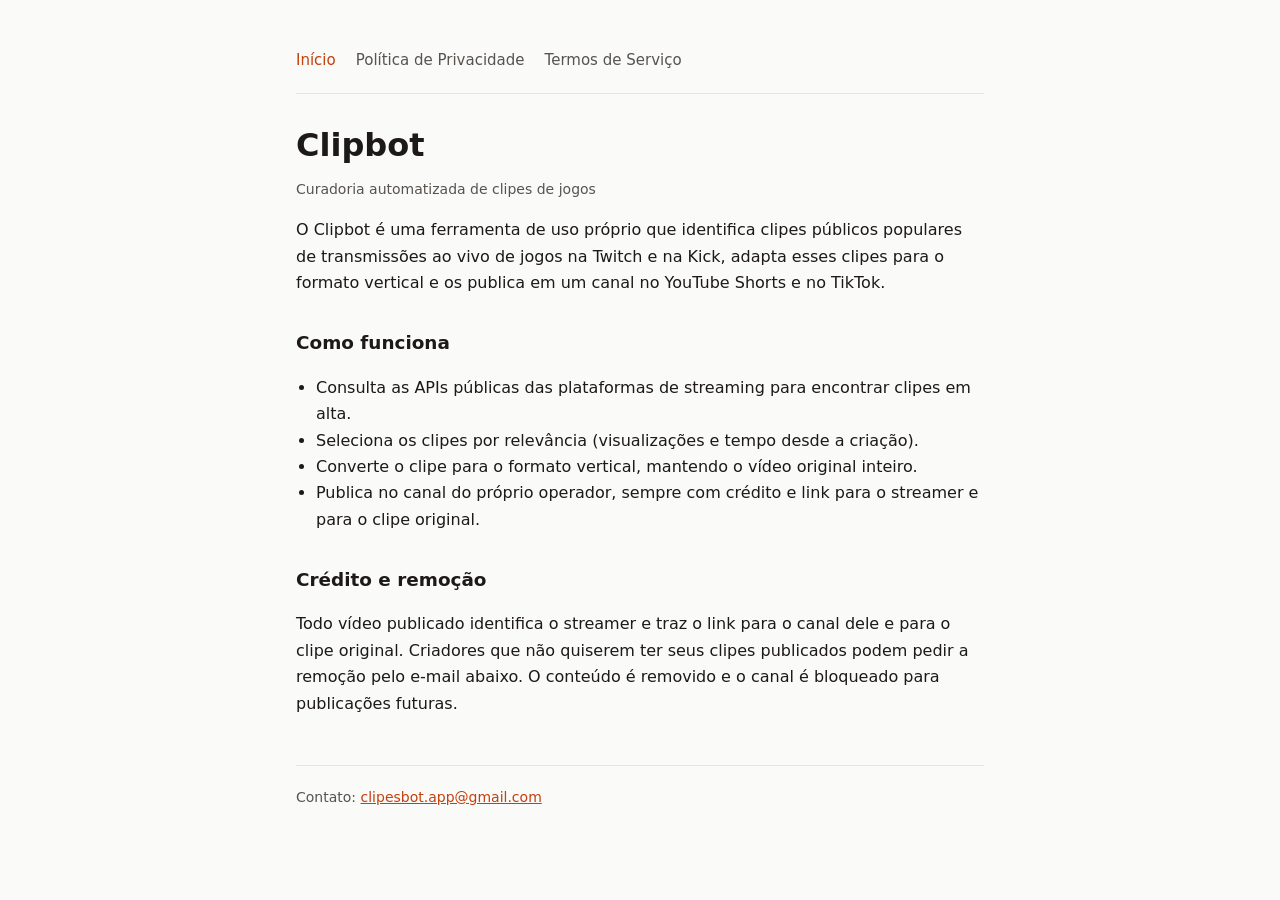
<file: docs/index.html>
<!doctype html>
<html lang="pt-BR">
<head>
<meta charset="utf-8">
<meta name="viewport" content="width=device-width, initial-scale=1">
<title>Clipbot</title>
<link rel="stylesheet" href="style.css">
</head>
<body><main>
<nav><a href="index.html" aria-current="page">Início</a><a href="privacy.html">Política de Privacidade</a><a href="terms.html">Termos de Serviço</a></nav>
<h1>Clipbot</h1>
<p class="muted">Curadoria automatizada de clipes de jogos</p>
<p>O Clipbot é uma ferramenta de uso próprio que identifica clipes públicos populares de transmissões ao vivo de jogos na Twitch e na Kick, adapta esses clipes para o formato vertical e os publica em um canal no YouTube Shorts e no TikTok.</p>
<h2>Como funciona</h2>
<ul>
<li>Consulta as APIs públicas das plataformas de streaming para encontrar clipes em alta.</li>
<li>Seleciona os clipes por relevância (visualizações e tempo desde a criação).</li>
<li>Converte o clipe para o formato vertical, mantendo o vídeo original inteiro.</li>
<li>Publica no canal do próprio operador, sempre com crédito e link para o streamer e para o clipe original.</li>
</ul>
<h2>Crédito e remoção</h2>
<p>Todo vídeo publicado identifica o streamer e traz o link para o canal dele e para o clipe original. Criadores que não quiserem ter seus clipes publicados podem pedir a remoção pelo e-mail abaixo. O conteúdo é removido e o canal é bloqueado para publicações futuras.</p>
<footer>Contato: <a href="mailto:clipesbot.app@gmail.com">clipesbot.app@gmail.com</a></footer>
</main></body></html>
</file>
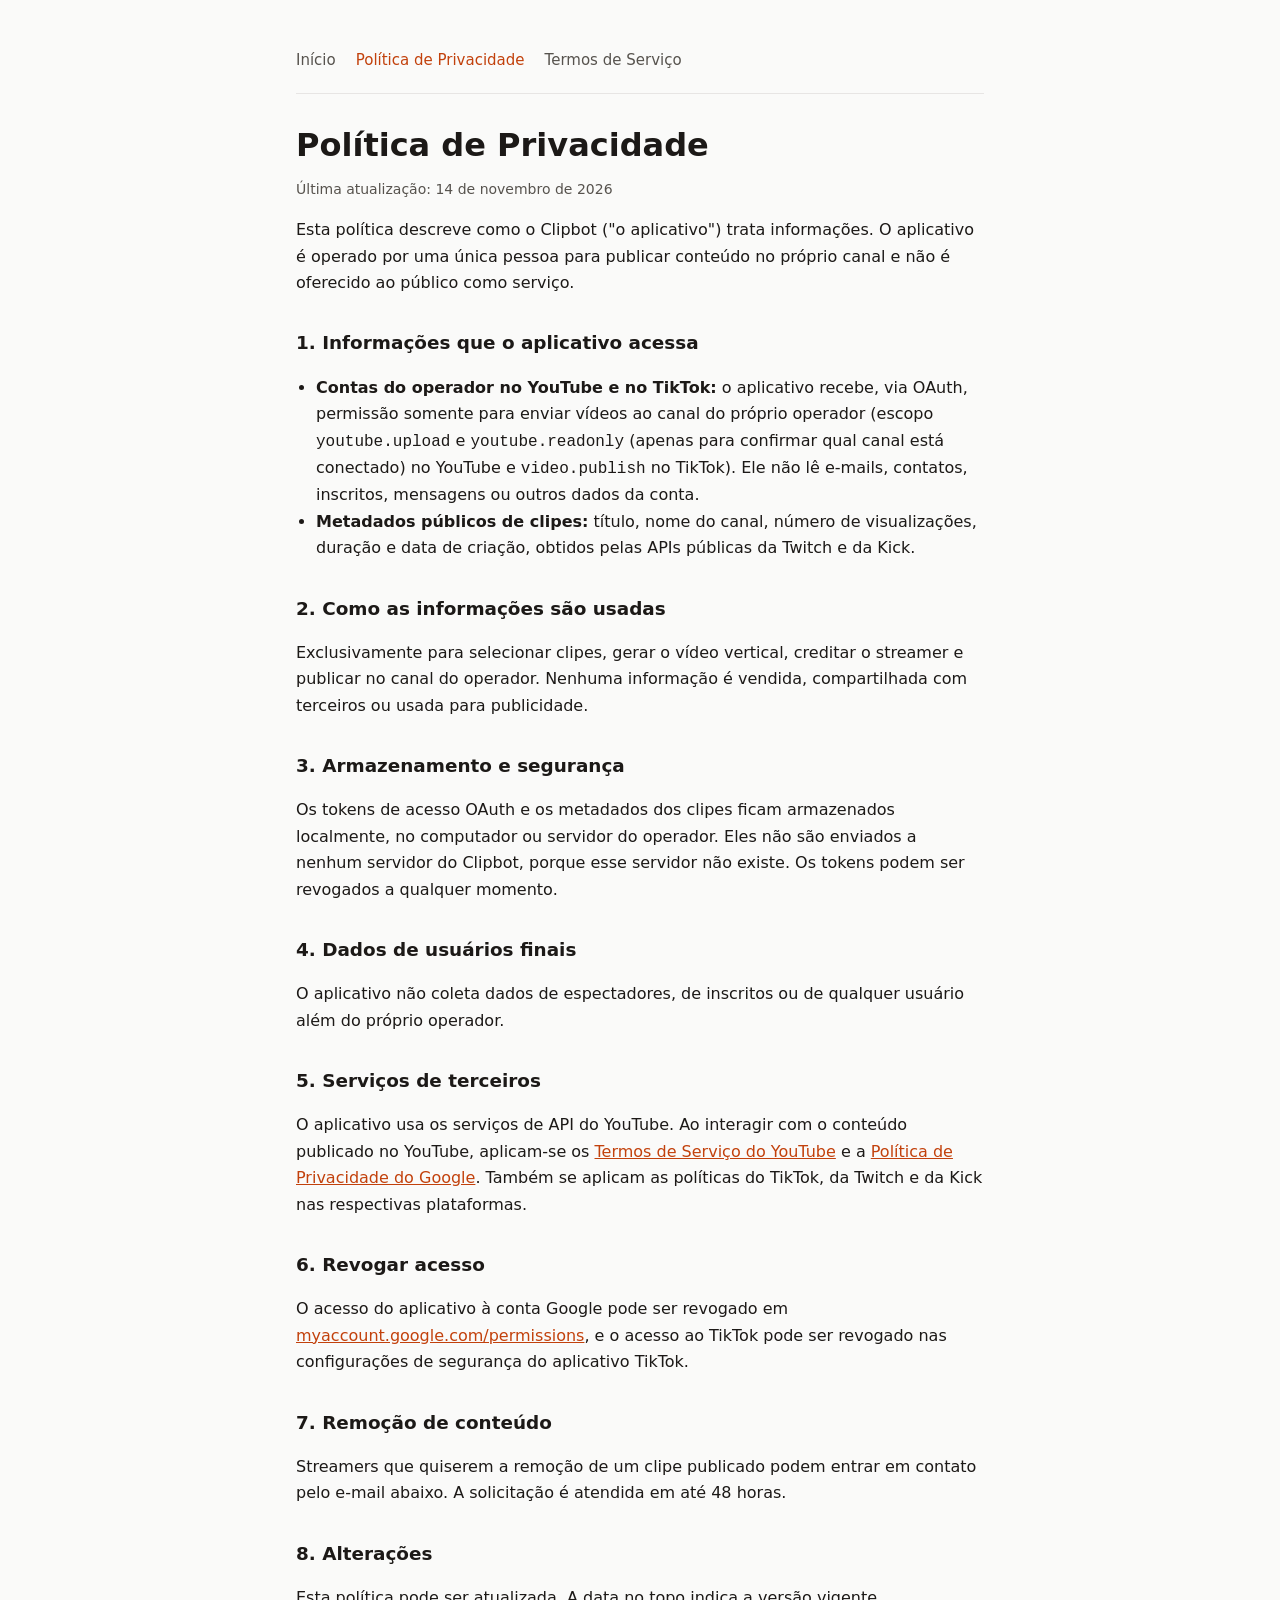
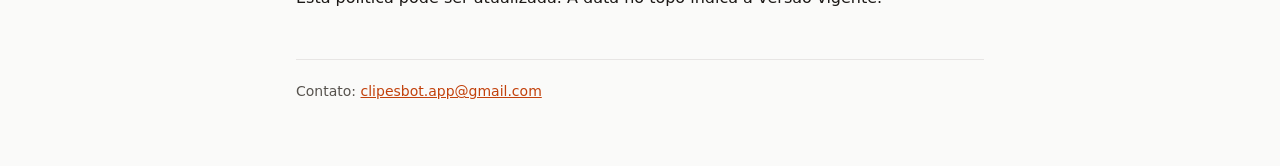
<file: docs/privacy.html>
<!doctype html>
<html lang="pt-BR">
<head>
<meta charset="utf-8">
<meta name="viewport" content="width=device-width, initial-scale=1">
<title>Política de Privacidade — Clipbot</title>
<link rel="stylesheet" href="style.css">
</head>
<body><main>
<nav><a href="index.html">Início</a><a href="privacy.html" aria-current="page">Política de Privacidade</a><a href="terms.html">Termos de Serviço</a></nav>
<h1>Política de Privacidade</h1>
<p class="muted">Última atualização: 14 de novembro de 2026</p>
<p>Esta política descreve como o Clipbot ("o aplicativo") trata informações. O aplicativo é operado por uma única pessoa para publicar conteúdo no próprio canal e não é oferecido ao público como serviço.</p>
<h2>1. Informações que o aplicativo acessa</h2>
<ul>
<li><strong>Contas do operador no YouTube e no TikTok:</strong> o aplicativo recebe, via OAuth, permissão somente para enviar vídeos ao canal do próprio operador (escopo <code>youtube.upload</code> e <code>youtube.readonly</code> (apenas para confirmar qual canal está conectado) no YouTube e <code>video.publish</code> no TikTok). Ele não lê e-mails, contatos, inscritos, mensagens ou outros dados da conta.</li>
<li><strong>Metadados públicos de clipes:</strong> título, nome do canal, número de visualizações, duração e data de criação, obtidos pelas APIs públicas da Twitch e da Kick.</li>
</ul>
<h2>2. Como as informações são usadas</h2>
<p>Exclusivamente para selecionar clipes, gerar o vídeo vertical, creditar o streamer e publicar no canal do operador. Nenhuma informação é vendida, compartilhada com terceiros ou usada para publicidade.</p>
<h2>3. Armazenamento e segurança</h2>
<p>Os tokens de acesso OAuth e os metadados dos clipes ficam armazenados localmente, no computador ou servidor do operador. Eles não são enviados a nenhum servidor do Clipbot, porque esse servidor não existe. Os tokens podem ser revogados a qualquer momento.</p>
<h2>4. Dados de usuários finais</h2>
<p>O aplicativo não coleta dados de espectadores, de inscritos ou de qualquer usuário além do próprio operador.</p>
<h2>5. Serviços de terceiros</h2>
<p>O aplicativo usa os serviços de API do YouTube. Ao interagir com o conteúdo publicado no YouTube, aplicam-se os <a href="https://www.youtube.com/t/terms">Termos de Serviço do YouTube</a> e a <a href="https://policies.google.com/privacy">Política de Privacidade do Google</a>. Também se aplicam as políticas do TikTok, da Twitch e da Kick nas respectivas plataformas.</p>
<h2>6. Revogar acesso</h2>
<p>O acesso do aplicativo à conta Google pode ser revogado em <a href="https://myaccount.google.com/permissions">myaccount.google.com/permissions</a>, e o acesso ao TikTok pode ser revogado nas configurações de segurança do aplicativo TikTok.</p>
<h2>7. Remoção de conteúdo</h2>
<p>Streamers que quiserem a remoção de um clipe publicado podem entrar em contato pelo e-mail abaixo. A solicitação é atendida em até 48 horas.</p>
<h2>8. Alterações</h2>
<p>Esta política pode ser atualizada. A data no topo indica a versão vigente.</p>
<footer>Contato: <a href="mailto:clipesbot.app@gmail.com">clipesbot.app@gmail.com</a></footer>
</main></body></html>
</file>
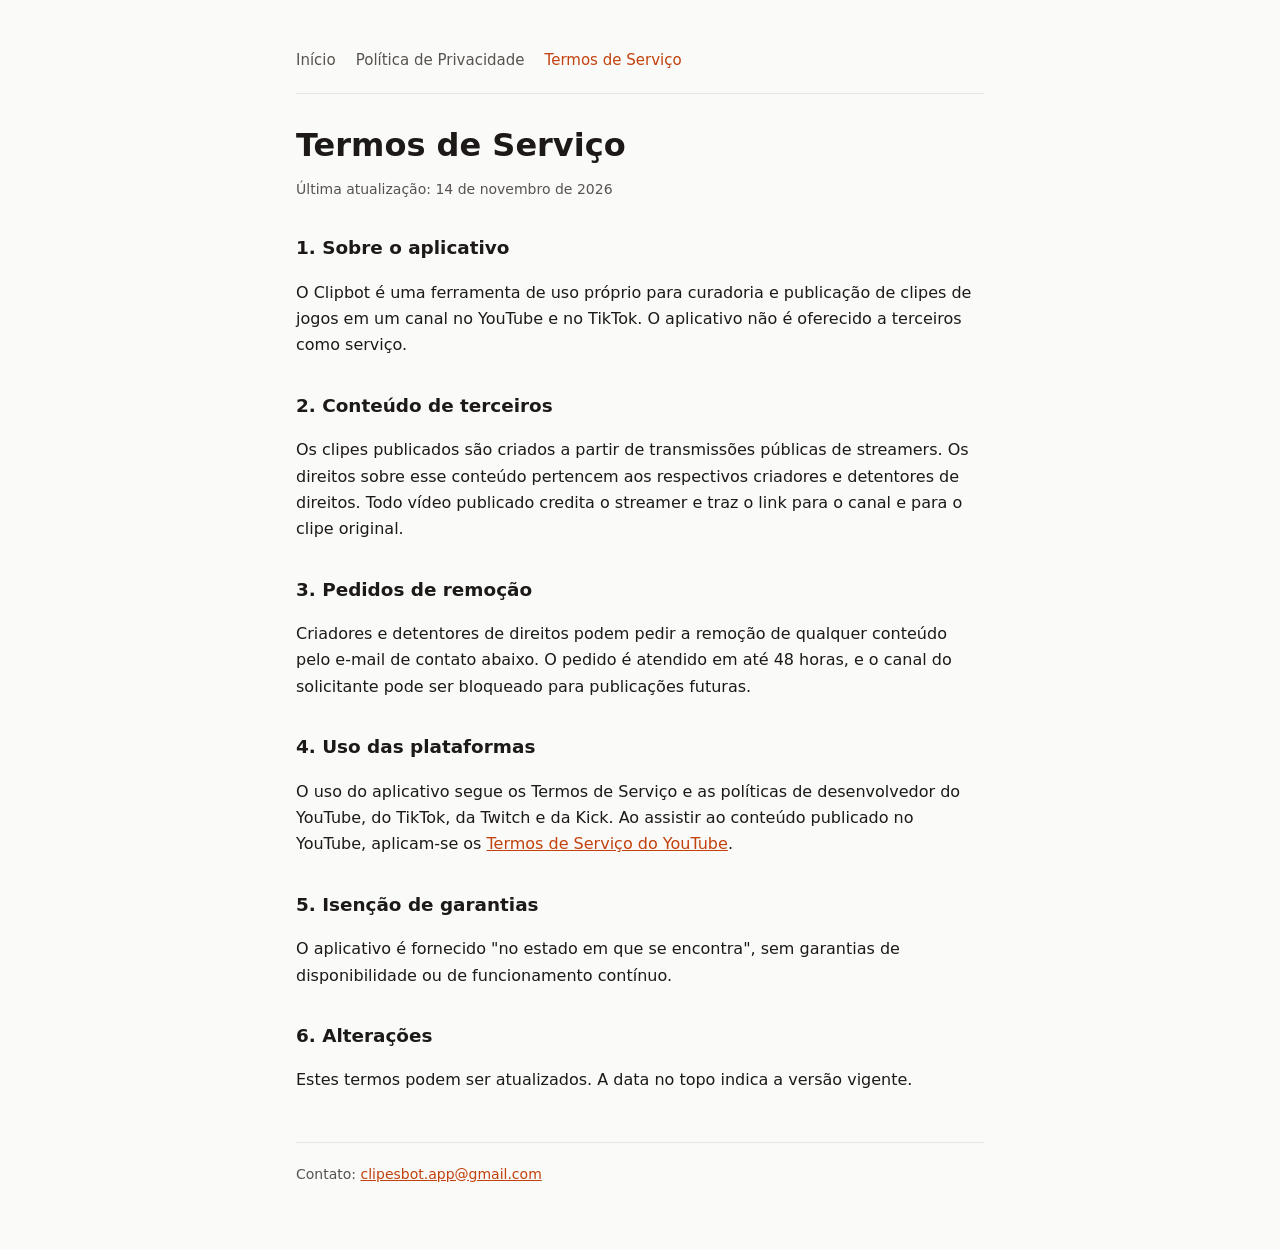
<file: docs/terms.html>
<!doctype html>
<html lang="pt-BR">
<head>
<meta charset="utf-8">
<meta name="viewport" content="width=device-width, initial-scale=1">
<title>Termos de Serviço — Clipbot</title>
<link rel="stylesheet" href="style.css">
</head>
<body><main>
<nav><a href="index.html">Início</a><a href="privacy.html">Política de Privacidade</a><a href="terms.html" aria-current="page">Termos de Serviço</a></nav>
<h1>Termos de Serviço</h1>
<p class="muted">Última atualização: 14 de novembro de 2026</p>
<h2>1. Sobre o aplicativo</h2>
<p>O Clipbot é uma ferramenta de uso próprio para curadoria e publicação de clipes de jogos em um canal no YouTube e no TikTok. O aplicativo não é oferecido a terceiros como serviço.</p>
<h2>2. Conteúdo de terceiros</h2>
<p>Os clipes publicados são criados a partir de transmissões públicas de streamers. Os direitos sobre esse conteúdo pertencem aos respectivos criadores e detentores de direitos. Todo vídeo publicado credita o streamer e traz o link para o canal e para o clipe original.</p>
<h2>3. Pedidos de remoção</h2>
<p>Criadores e detentores de direitos podem pedir a remoção de qualquer conteúdo pelo e-mail de contato abaixo. O pedido é atendido em até 48 horas, e o canal do solicitante pode ser bloqueado para publicações futuras.</p>
<h2>4. Uso das plataformas</h2>
<p>O uso do aplicativo segue os Termos de Serviço e as políticas de desenvolvedor do YouTube, do TikTok, da Twitch e da Kick. Ao assistir ao conteúdo publicado no YouTube, aplicam-se os <a href="https://www.youtube.com/t/terms">Termos de Serviço do YouTube</a>.</p>
<h2>5. Isenção de garantias</h2>
<p>O aplicativo é fornecido "no estado em que se encontra", sem garantias de disponibilidade ou de funcionamento contínuo.</p>
<h2>6. Alterações</h2>
<p>Estes termos podem ser atualizados. A data no topo indica a versão vigente.</p>
<footer>Contato: <a href="mailto:clipesbot.app@gmail.com">clipesbot.app@gmail.com</a></footer>
</main></body></html>
</file>
<file: docs/style.css>
:root{--bg:#fafaf9;--fg:#1c1917;--muted:#57534e;--line:#e7e5e4;--accent:#c2410c}
@media (prefers-color-scheme:dark){:root{--bg:#141210;--fg:#f5f5f4;--muted:#a8a29e;--line:#2e2a27;--accent:#fb923c}}
*{box-sizing:border-box}
body{margin:0;background:var(--bg);color:var(--fg);font:16px/1.65 system-ui,-apple-system,"Segoe UI",Roboto,sans-serif}
main{max-width:720px;margin:0 auto;padding:48px 16px 64px}
nav{display:flex;gap:20px;flex-wrap:wrap;padding-bottom:20px;border-bottom:1px solid var(--line);margin-bottom:32px;font-size:15px}
nav a{color:var(--muted);text-decoration:none}nav a:hover,nav a[aria-current]{color:var(--accent)}
h1{font-size:2rem;line-height:1.2;margin:0 0 8px}h2{font-size:1.15rem;margin:32px 0 8px}
p,li{color:var(--fg)}.muted{color:var(--muted);font-size:14px}
a{color:var(--accent)}ul{padding-left:20px}
footer{margin-top:48px;padding-top:20px;border-top:1px solid var(--line);color:var(--muted);font-size:14px}
</file>
